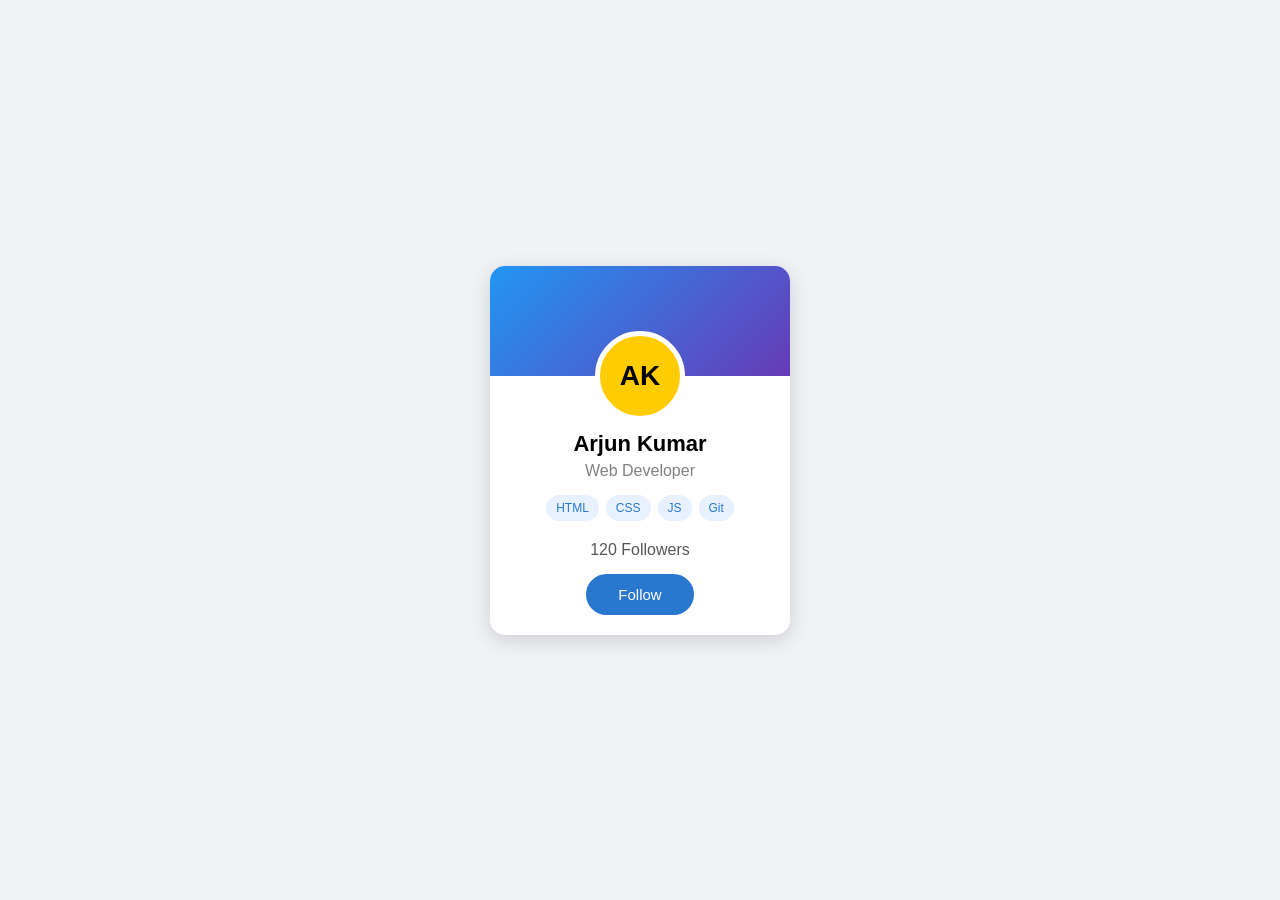
<file: set-1-scenario1-profilecard/index.html>
<!DOCTYPE html>
<html lang="en">
<head>
    <meta charset="UTF-8">
    <meta name="viewport" content="width=device-width, initial-scale=1.0">
    <title>Profile Card</title>

    <link rel="stylesheet" href="style.css">
</head>
<body>

    <div class="card">

        <div class="banner"></div>

        <div class="avatar">AK</div>

        <h2>Arjun Kumar</h2>

        <p class="role">Web Developer</p>

        <ul>
            <li>HTML</li>
            <li>CSS</li>
            <li>JS</li>
            <li>Git</li>
        </ul>

        <p class="followers">
            <span id="count">120</span> Followers
        </p>

        <button id="followBtn">Follow</button>

    </div>

    <script src="script.js"></script>

</body>
</html>
</file>
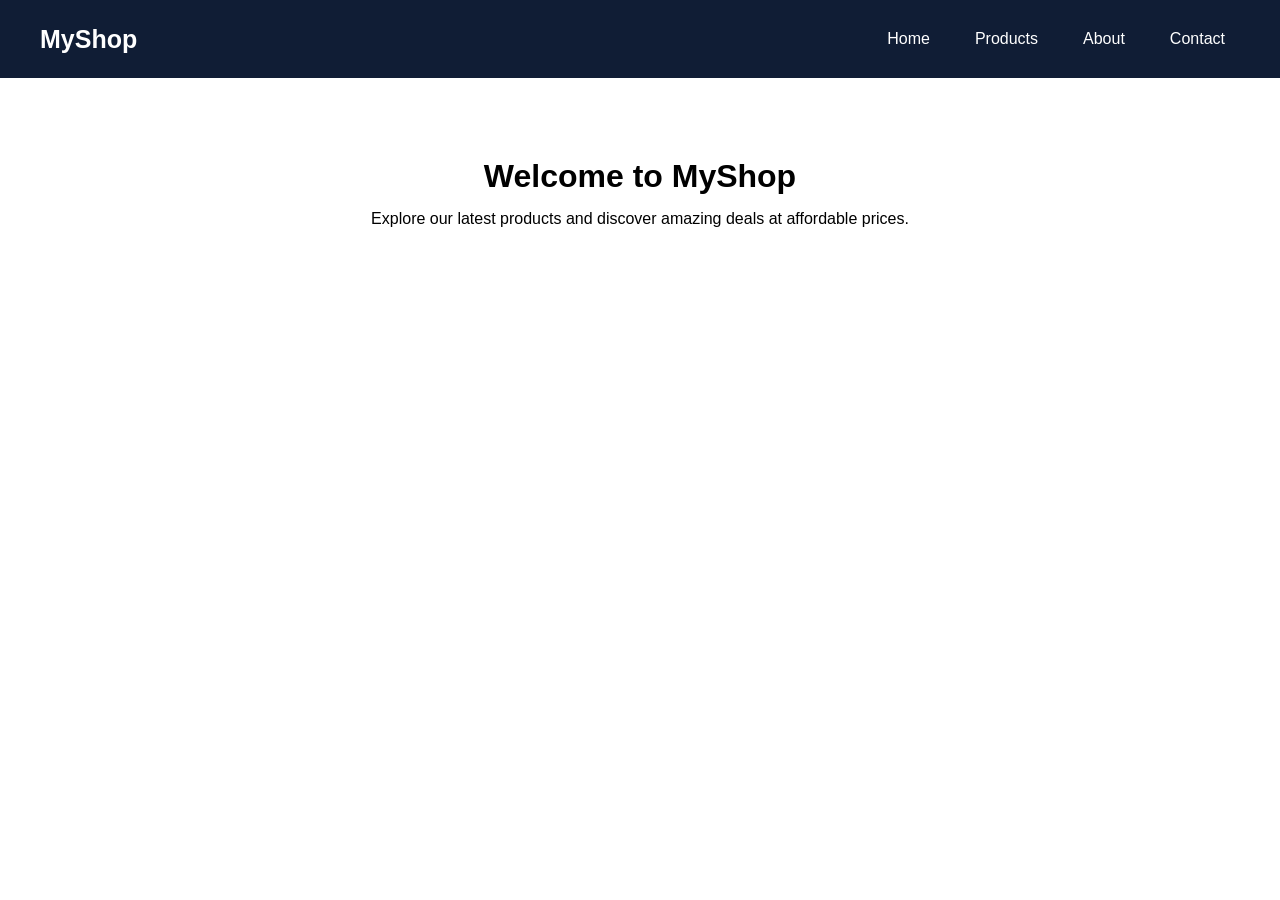
<file: set-1-scenario2-navigation-bar/index.html>
<!DOCTYPE html>
<html lang="en">
<head>
    <meta charset="UTF-8">
    <meta name="viewport" content="width=device-width, initial-scale=1.0">

    <title>Responsive Navbar</title>

    <link rel="stylesheet" href="style.css">
</head>
<body>

    <header>

        <div class="logo">MyShop</div>

        <button class="menu-btn" id="menuBtn">
            &#9776;
        </button>

        <nav id="menu">
            <a href="#">Home</a>
            <a href="#">Products</a>
            <a href="#">About</a>
            <a href="#">Contact</a>
        </nav>

    </header>

    <main>
        <h1>Welcome to MyShop</h1>

        <p>
            Explore our latest products and discover
            amazing deals at affordable prices.
        </p>
    </main>

    <script src="script.js"></script>

</body>
</html>
</file>
<file: set-1-scenario1-profilecard/style.css>
* {
    margin: 0;
    padding: 0;
    box-sizing: border-box;
}

body {
    min-height: 100vh;
    display: flex;
    justify-content: center;
    align-items: center;
    background: #f0f2f5;
    font-family: Arial, sans-serif;
}

.card {
    width: 300px;
    background: white;
    border-radius: 15px;
    overflow: hidden;
    text-align: center;
    box-shadow: 0 5px 20px rgba(0, 0, 0, 0.15);
}

.banner {
    height: 110px;
    background: linear-gradient(135deg, #2196f3, #673ab7);
}

.avatar {
    width: 90px;
    height: 90px;
    background: #ffcc00;
    border: 5px solid white;
    border-radius: 50%;

    display: flex;
    justify-content: center;
    align-items: center;

    font-size: 28px;
    font-weight: bold;

    margin: -45px auto 10px;
    position: relative;
}

h2 {
    font-size: 22px;
    margin-bottom: 5px;
}

.role {
    color: gray;
    margin-bottom: 15px;
}

ul {
    display: flex;
    justify-content: center;
    gap: 7px;
    list-style: none;
    margin-bottom: 20px;
}

li {
    background: #e8f1ff;
    color: #2878d0;
    padding: 6px 10px;
    border-radius: 20px;
    font-size: 12px;
}

.followers {
    margin-bottom: 15px;
    color: #555;
}

button {
    background: #2878d0;
    color: white;
    border: 2px solid #2878d0;
    padding: 10px 30px;
    border-radius: 25px;
    font-size: 15px;
    cursor: pointer;
    margin-bottom: 20px;
}

button.following {
    background: white;
    color: #2878d0;
}
</file>
<file: set-1-scenario2-navigation-bar/style.css>
* {
    margin: 0;
    padding: 0;
    box-sizing: border-box;
}

body {
    font-family: Arial, sans-serif;
}

/* Header */

header {
    background: #101d35;
    color: white;

    display: flex;
    justify-content: space-between;
    align-items: center;

    padding: 20px 40px;
}

/* Logo */

.logo {
    font-size: 25px;
    font-weight: bold;
}

/* Navigation */

nav {
    display: flex;
    gap: 15px;
}

nav a {
    color: white;
    text-decoration: none;
    padding: 10px 15px;
    border-radius: 5px;
}

/* Hover Effect */

nav a:hover {
    background: #2196f3;
}

/* Hamburger Button */

.menu-btn {
    display: none;
    background: none;
    border: none;
    color: white;
    font-size: 28px;
    cursor: pointer;
}

/* Main Section */

main {
    text-align: center;
    padding: 80px 20px;
}

main h1 {
    margin-bottom: 15px;
}

/* Responsive Design */

@media screen and (max-width: 600px) {

    header {
        flex-wrap: wrap;
    }

    .menu-btn {
        display: block;
    }

    nav {
        display: none;
        flex-direction: column;
        width: 100%;
        margin-top: 15px;
    }

    nav.open {
        display: flex;
    }

    nav a {
        display: block;
        text-align: center;
    }

}
</file>
